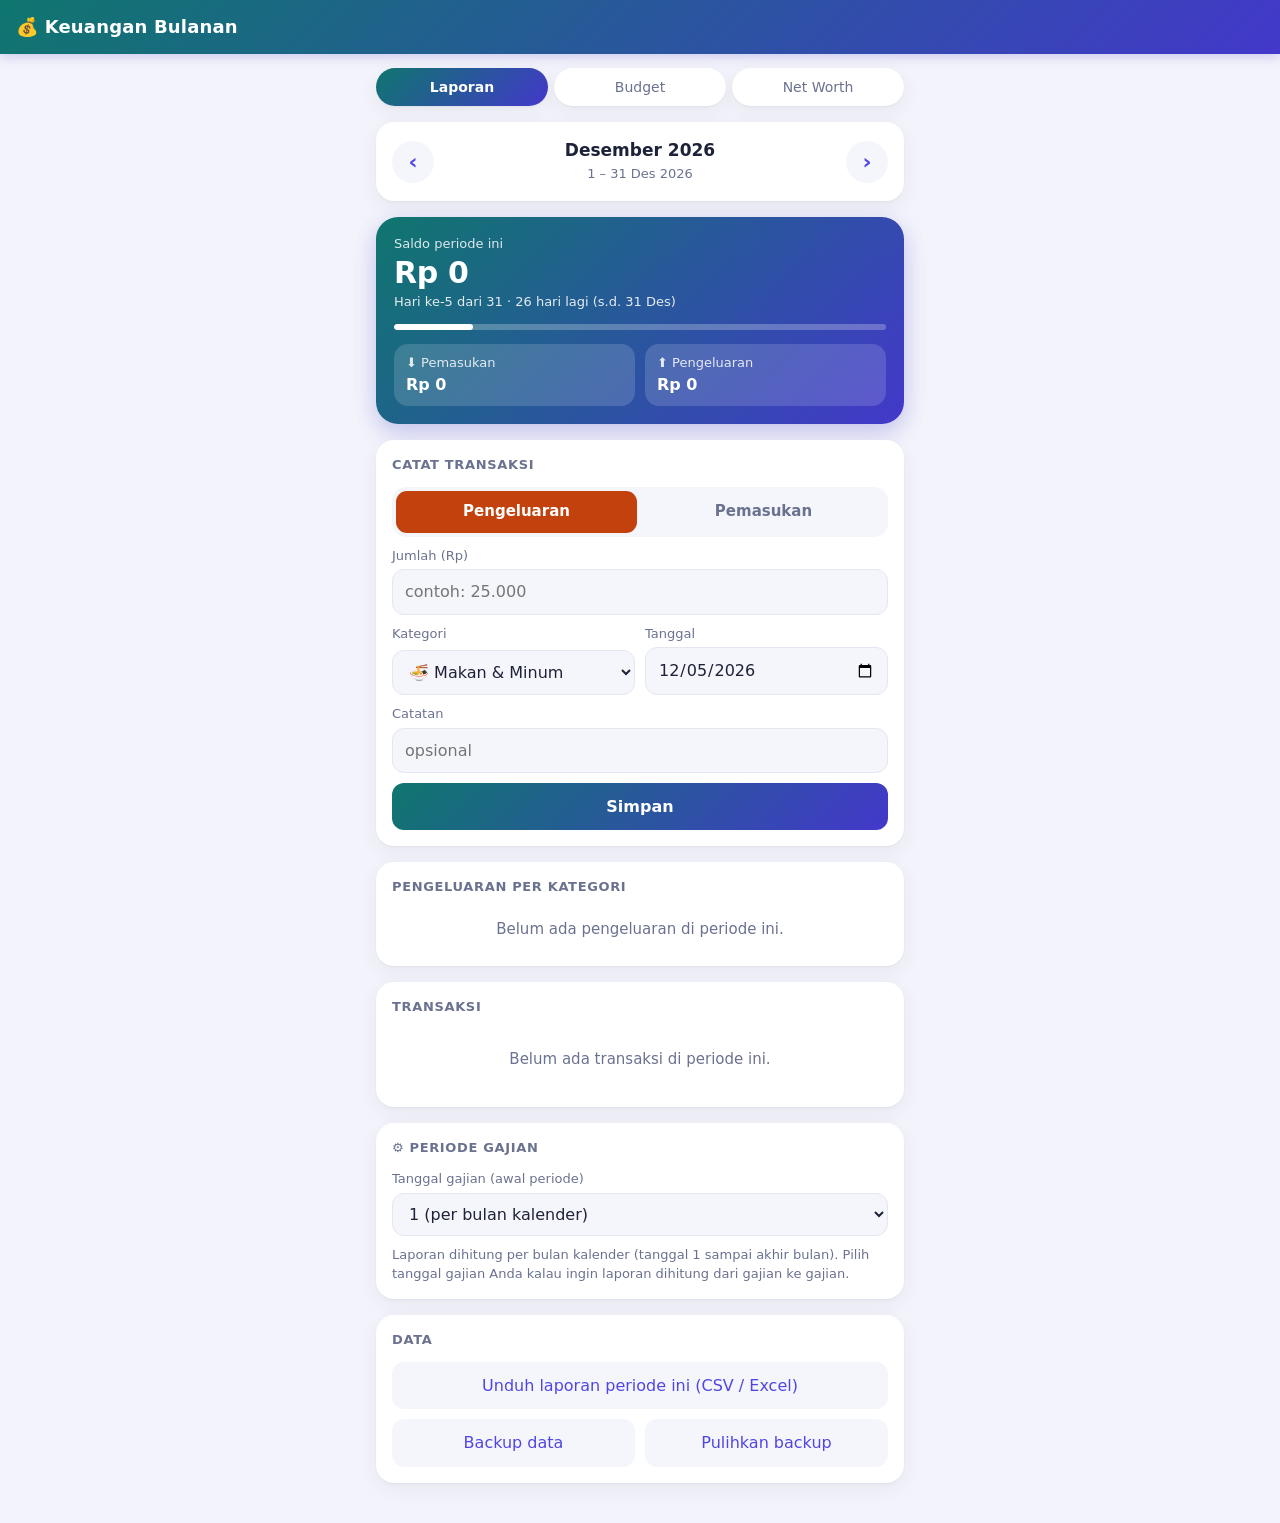
<file: index.html>
<!doctype html>
<html lang="id">
<head>
<meta charset="utf-8">
<meta name="viewport" content="width=device-width, initial-scale=1, viewport-fit=cover">
<title>Keuangan Bulanan</title>
<meta name="theme-color" content="#0f766e">
<meta name="apple-mobile-web-app-capable" content="yes">
<meta name="apple-mobile-web-app-title" content="Keuangan">
<link rel="manifest" href="manifest.webmanifest">
<link rel="icon" href="icon.svg" type="image/svg+xml">
<link rel="apple-touch-icon" href="icon-192.png">
<link rel="stylesheet" href="shared.css">
<style>
  form#form { display: grid; gap: 10px; }
  .row { display: grid; grid-template-columns: 1fr 1fr; gap: 10px; }
  form#form label { display: grid; gap: 4px; font-size: 13px; color: var(--muted); }
  .toggle { display: grid; grid-template-columns: 1fr 1fr; gap: 6px; background: var(--soft); padding: 4px; border-radius: 14px; }
  .toggle input { display: none; }
  form#form .toggle label { text-align: center; padding: 10px; font-size: 15px; font-weight: 600; color: var(--muted); cursor: pointer; border-radius: 11px; display: block; }
  form#form #t-out:checked + label { background: #c2410c; color: #fff; }
  form#form #t-in:checked + label { background: #15803d; color: #fff; }

  .bars { display: grid; gap: 12px; }
  .bar { display: flex; gap: 10px; align-items: center; }
  .bar .isi { flex: 1; min-width: 0; }
  .bar .atas { display: flex; justify-content: space-between; gap: 8px; font-size: 14px; }
  .bar .atas span:first-child { overflow: hidden; text-overflow: ellipsis; white-space: nowrap; }
  .bar .atas span:last-child { white-space: nowrap; font-variant-numeric: tabular-nums; color: var(--muted); }
  .bar .track { height: 8px; border-radius: 4px; background: var(--soft); overflow: hidden; margin-top: 5px; }
  .bar .track span { display: block; height: 100%; border-radius: 4px; }

  #list { list-style: none; margin: 0; padding: 0; }
  #list li { display: flex; align-items: center; gap: 12px; padding: 10px 0; border-top: 1px solid var(--line); }
  #list li:first-child { border-top: 0; }
  #list .info { flex: 1; min-width: 0; }
  #list .info b { display: block; white-space: nowrap; overflow: hidden; text-overflow: ellipsis; font-weight: 600; }
  #list .info small { color: var(--muted); }
  #list .amt { font-variant-numeric: tabular-nums; font-weight: 700; white-space: nowrap; }
  #list .del { background: none; color: var(--muted); padding: 4px 6px; font-size: 18px; font-weight: 400; }

  .tools { display: grid; grid-template-columns: 1fr 1fr; gap: 10px; }
  .tools .full { grid-column: 1 / -1; }
  #kembali { width: 100%; margin-top: 8px; padding: 6px; font-size: 13px; background: none; color: var(--brand); font-weight: 600; }
</style>
</head>
<body>
<header>
  <h1>💰 Keuangan Bulanan</h1>
</header>

<nav class="subnav" aria-label="Halaman keuangan">
  <a href="./" aria-current="page">Laporan</a>
  <a href="budget/">Budget</a>
  <a href="networth/">Net Worth</a>
</nav>

<main>
  <section class="card" aria-label="Pilih periode">
    <div class="periode">
      <button type="button" id="prev" aria-label="Periode sebelumnya">‹</button>
      <div class="label"><b id="p-nama">Oktober 2026</b><span id="p-rentang"></span></div>
      <button type="button" id="next" aria-label="Periode berikutnya">›</button>
    </div>
    <button type="button" id="kembali" hidden>Kembali ke periode sekarang</button>
  </section>

  <section class="hero" aria-label="Ringkasan periode">
    <small>Saldo periode ini</small>
    <div class="angka" id="s-saldo">Rp 0</div>
    <div class="sub" id="s-hari"></div>
    <div class="meter" id="s-meter" aria-hidden="true"><span style="width:0"></span></div>
    <div class="tiles">
      <div class="tile"><small>⬇️ Pemasukan</small><b id="s-in">Rp 0</b></div>
      <div class="tile"><small>⬆️ Pengeluaran</small><b id="s-out">Rp 0</b></div>
    </div>
  </section>

  <section class="card">
    <h2>Catat transaksi</h2>
    <form id="form">
      <div class="toggle">
        <input type="radio" name="jenis" id="t-out" value="keluar" checked><label for="t-out">Pengeluaran</label>
        <input type="radio" name="jenis" id="t-in" value="masuk"><label for="t-in">Pemasukan</label>
      </div>
      <label>Jumlah (Rp)
        <input id="jumlah" inputmode="numeric" placeholder="contoh: 25.000" required autocomplete="off">
      </label>
      <div class="row">
        <label>Kategori <select id="kategori"></select></label>
        <label>Tanggal <input type="date" id="tanggal" required></label>
      </div>
      <label>Catatan
        <input id="catatan" placeholder="opsional" autocomplete="off">
      </label>
      <button type="submit">Simpan</button>
    </form>
  </section>

  <section class="card">
    <h2>Pengeluaran per kategori</h2>
    <div class="bars" id="bars"></div>
  </section>

  <section class="card">
    <h2>Transaksi</h2>
    <ul id="list"></ul>
  </section>

  <section class="card">
    <h2>⚙️ Periode gajian</h2>
    <div class="form-grid">
      <label class="field">Tanggal gajian (awal periode)
        <select id="mulai"></select>
      </label>
      <p class="hint" id="mulai-hint"></p>
    </div>
  </section>

  <section class="card">
    <h2>Data</h2>
    <div class="tools">
      <button class="ghost full" id="csv">Unduh laporan periode ini (CSV / Excel)</button>
      <button class="ghost" id="backup">Backup data</button>
      <button class="ghost" id="restore">Pulihkan backup</button>
      <input type="file" id="file" accept="application/json" hidden>
    </div>
  </section>
</main>

<script src="shared.js"></script>
<script>
const KEY = 'keuangan-bulanan-v1';
const KATEGORI = Keu.KATEGORI;   // shared with the Budget page

const $ = (id) => document.getElementById(id);
const rupiah = Keu.rupiah;
const today = Keu.hariIni;

let data = load();
let periode = Keu.periodeIni();   // "YYYY-MM" = the month the shown pay period starts in

function load() {
  try { return JSON.parse(localStorage.getItem(KEY)) || []; } catch { return []; }
}
function save() {
  localStorage.setItem(KEY, JSON.stringify(data));
}

function jenis() {
  return document.querySelector('input[name=jenis]:checked').value;
}
function isiKategori() {
  $('kategori').innerHTML = KATEGORI[jenis()].map(k => `<option value="${k}">${Keu.metaKategori(k, jenis()).ikon} ${k}</option>`).join('');
}

const escapeHtml = Keu.escapeHtml;

function transaksiPeriode() {
  return data.filter(t => t && typeof t.tanggal === 'string' && Keu.periodeDari(t.tanggal) === periode)
             .sort((a, b) => b.tanggal.localeCompare(a.tanggal) || b.id - a.id);
}

function renderPeriode() {
  $('p-nama').textContent = Keu.namaBulan(periode);
  $('p-rentang').textContent = Keu.labelRentang(periode);
  $('kembali').hidden = periode === Keu.periodeIni();

  const pos = Keu.posisiHari(periode);
  const gajian = Keu.mulaiPeriode() > 1;
  const { akhir } = Keu.rentangPeriode(periode);
  $('s-hari').textContent =
    pos.status === 'belum' ? 'Periode ini belum dimulai'
    : pos.status === 'selesai' ? `Periode selesai · ${pos.total} hari`
    : `Hari ke-${pos.hariKe} dari ${pos.total} · ${pos.sisa ? `${pos.sisa} hari lagi` : 'hari terakhir'}`
      + (pos.sisa ? (gajian ? ' menuju gajian' : ` (s.d. ${Keu.tanggalPendek(akhir)})`) : '');
  $('s-meter').firstElementChild.style.width = `${pos.hariKe / pos.total * 100}%`;
}

function render() {
  renderPeriode();
  const list = transaksiPeriode();
  const masuk = list.filter(t => t.jenis === 'masuk').reduce((s, t) => s + t.jumlah, 0);
  const keluar = list.filter(t => t.jenis === 'keluar').reduce((s, t) => s + t.jumlah, 0);
  $('s-in').textContent = rupiah(masuk);
  $('s-out').textContent = rupiah(keluar);
  $('s-saldo').textContent = rupiah(masuk - keluar);

  const perKat = {};
  list.filter(t => t.jenis === 'keluar').forEach(t => perKat[t.kategori] = (perKat[t.kategori] || 0) + t.jumlah);
  const urut = Object.entries(perKat).sort((a, b) => b[1] - a[1]);
  $('bars').innerHTML = urut.length
    ? urut.map(([k, v]) => {
        const { ikon, warna } = Keu.metaKategori(k);
        return `<div class="bar"><span class="ikon" style="--warna:${warna}">${ikon}</span><div class="isi">
          <div class="atas"><span>${escapeHtml(k)}</span><span>${rupiah(v)} · ${Math.round(v / keluar * 100)}%</span></div>
          <div class="track"><span style="width:${v / urut[0][1] * 100}%;background:${warna}"></span></div></div></div>`;
      }).join('')
    : '<p class="empty">Belum ada pengeluaran di periode ini.</p>';

  $('list').innerHTML = list.length
    ? list.map(t => {
        const { ikon, warna } = Keu.metaKategori(t.kategori, t.jenis);
        return `<li>
        <span class="ikon" style="--warna:${warna}">${ikon}</span>
        <div class="info"><b>${escapeHtml(t.catatan || t.kategori)}</b>
          <small>${Keu.tanggalPendek(t.tanggal)} · ${escapeHtml(t.kategori)}</small></div>
        <span class="amt ${t.jenis === 'masuk' ? 'in' : 'out'}">${t.jenis === 'masuk' ? '+' : '−'}${rupiah(t.jumlah)}</span>
        <button class="del" data-id="${t.id}" aria-label="Hapus">×</button>
      </li>`;
      }).join('')
    : '<li><p class="empty" style="width:100%">Belum ada transaksi di periode ini.</p></li>';
}

// ---- Pay period setting ----
function renderPengaturan() {
  const mulai = Keu.mulaiPeriode();
  $('mulai').innerHTML = Array.from({ length: 31 }, (_, i) => i + 1)
    .map(d => `<option value="${d}"${d === mulai ? ' selected' : ''}>${d === 1 ? '1 (per bulan kalender)' : `Tanggal ${d}`}</option>`).join('');
  $('mulai-hint').textContent = mulai === 1
    ? 'Laporan dihitung per bulan kalender (tanggal 1 sampai akhir bulan). Pilih tanggal gajian Anda kalau ingin laporan dihitung dari gajian ke gajian.'
    : `Periode dihitung dari tanggal ${mulai} sampai sehari sebelum tanggal ${mulai} bulan berikutnya, `
      + `contoh: ${Keu.labelRentang(Keu.periodeIni())}.` + (mulai > 28 ? ' Di bulan yang lebih pendek, periode mulai di hari terakhir bulan itu.' : '');
}

$('mulai').addEventListener('change', () => {
  if (!Keu.savePengaturan({ mulai: Number($('mulai').value) })) return;
  periode = Keu.periodeIni();
  renderPengaturan();
  render();
});

$('prev').addEventListener('click', () => { periode = Keu.bulanSebelum(periode); render(); });
$('next').addEventListener('click', () => { periode = Keu.bulanBerikut(periode); render(); });
$('kembali').addEventListener('click', () => { periode = Keu.periodeIni(); render(); });

// ---- Transactions ----
// Format the amount field with thousand separators while typing.
$('jumlah').addEventListener('input', e => {
  const angka = e.target.value.replace(/\D/g, '');
  e.target.value = angka ? Number(angka).toLocaleString('id-ID') : '';
});

document.querySelectorAll('input[name=jenis]').forEach(r => r.addEventListener('change', isiKategori));

$('form').addEventListener('submit', e => {
  e.preventDefault();
  const jumlah = Number($('jumlah').value.replace(/\D/g, ''));
  if (!jumlah) return $('jumlah').focus();
  data.push({
    id: Date.now(),
    jenis: jenis(),
    jumlah,
    kategori: $('kategori').value,
    tanggal: $('tanggal').value,
    catatan: $('catatan').value.trim()
  });
  save();
  periode = Keu.periodeDari($('tanggal').value);
  $('jumlah').value = '';
  $('catatan').value = '';
  render();
});

$('list').addEventListener('click', e => {
  const id = e.target.dataset.id;
  if (!id || !confirm('Hapus transaksi ini?')) return;
  data = data.filter(t => t.id !== Number(id));
  save();
  render();
});

// ---- Export, backup, restore ----
function unduh(nama, isi, tipe) {
  const a = document.createElement('a');
  a.href = URL.createObjectURL(new Blob([isi], { type: tipe }));
  a.download = nama;
  a.click();
  setTimeout(() => URL.revokeObjectURL(a.href), 1000);
}

$('csv').addEventListener('click', () => {
  const list = transaksiPeriode().reverse();
  const sel = (s) => `"${String(s).replace(/"/g, '""')}"`;
  const baris = [['Tanggal', 'Jenis', 'Kategori', 'Catatan', 'Jumlah'].join(';')];
  list.forEach(t => baris.push([t.tanggal, t.jenis === 'masuk' ? 'Pemasukan' : 'Pengeluaran', sel(t.kategori), sel(t.catatan), t.jenis === 'masuk' ? t.jumlah : -t.jumlah].join(';')));
  const masuk = list.filter(t => t.jenis === 'masuk').reduce((s, t) => s + t.jumlah, 0);
  const keluar = list.filter(t => t.jenis === 'keluar').reduce((s, t) => s + t.jumlah, 0);
  baris.push('', `;;;Periode;${sel(Keu.labelRentang(periode))}`,
    `;;;Total pemasukan;${masuk}`, `;;;Total pengeluaran;${-keluar}`, `;;;Saldo;${masuk - keluar}`);
  // BOM so Excel reads the file as UTF-8; ';' is the list separator in Indonesian locale.
  unduh(`laporan-${periode}.csv`, '﻿' + baris.join('\r\n'), 'text/csv');
});

// Backup includes transactions, budget, net worth snapshots and the pay-period setting.
$('backup').addEventListener('click', () => {
  unduh(`backup-keuangan-${today()}.json`, JSON.stringify(Keu.buatBackup(data), null, 2), 'application/json');
});

$('restore').addEventListener('click', () => $('file').click());
$('file').addEventListener('change', async e => {
  const f = e.target.files[0];
  if (!f) return;
  try {
    const isi = Keu.bacaBackup(JSON.parse(await f.text()));
    const lama = isi.budget === null;
    const pesan = lama
      ? `Backup lama ini hanya berisi transaksi.\nGanti transaksi sekarang dengan ${isi.transaksi.length} transaksi dari backup?\n(Budget dan net worth tidak berubah.)`
      : `Ganti SEMUA data sekarang dengan isi backup?\n• ${isi.transaksi.length} transaksi\n• ${Object.keys(isi.budget).length} bulan budget\n• ${isi.networth.length} snapshot net worth`
        + (isi.pengaturan ? '\n• pengaturan periode gajian' : '');
    if (!confirm(pesan)) return;
    data = isi.transaksi;
    save();
    if (!lama) {
      Keu.saveBudget(isi.budget);
      Keu.saveNetworth(isi.networth);
    }
    if (isi.pengaturan) Keu.savePengaturan(isi.pengaturan);
    periode = Keu.periodeIni();
    renderPengaturan();
    render();
  } catch {
    alert('File backup tidak valid.');
  } finally {
    e.target.value = '';
  }
});

$('tanggal').value = today();
isiKategori();
renderPengaturan();
render();

if ('serviceWorker' in navigator) navigator.serviceWorker.register('sw.js');
</script>
</body>
</html>
</file>
<file: shared.css>
/* Shared styles for all finance pages (Laporan, Budget, Net Worth). */
:root {
  --bg: #f3f4fb; --card: #ffffff; --text: #1e2238; --muted: #6b7290;
  --line: #e4e6f2; --soft: #f5f6fc;
  --brand: #4f46e5;
  --grad: linear-gradient(135deg, #0f766e 0%, #4338ca 100%);
  --in: #15803d; --in-bg: #dcfce7; --out: #c2410c; --out-bg: #ffedd5;
  --ok: #15803d; --warn: #b45309; --bad: #dc2626;
  --shadow: 0 1px 2px rgba(30, 34, 56, .05), 0 6px 20px rgba(30, 34, 56, .06);
}
@media (prefers-color-scheme: dark) {
  :root {
    --bg: #0b1020; --card: #151b2e; --text: #e7e9f3; --muted: #9aa3bf;
    --line: #252d45; --soft: #1b2238;
    --brand: #a5b4fc;
    --grad: linear-gradient(135deg, #0f766e 0%, #3730a3 100%);
    --in: #4ade80; --in-bg: rgba(74, 222, 128, .13); --out: #fb923c; --out-bg: rgba(251, 146, 60, .13);
    --ok: #4ade80; --warn: #facc15; --bad: #f87171;
    --shadow: 0 1px 2px rgba(0, 0, 0, .3), 0 6px 20px rgba(0, 0, 0, .25);
  }
}
* { box-sizing: border-box; }
body {
  margin: 0; background: var(--bg); color: var(--text);
  font: 15px/1.45 system-ui, -apple-system, "Segoe UI", Roboto, sans-serif;
  padding: 0 0 calc(env(safe-area-inset-bottom) + 24px);
}
a { color: var(--brand); }

/* ---- Header & navigation ---- */
header {
  position: sticky; top: 0; z-index: 3; background: var(--grad); color: #fff;
  padding: calc(env(safe-area-inset-top) + 14px) 16px 14px; display: flex; align-items: center; gap: 10px;
  box-shadow: 0 2px 12px rgba(67, 56, 202, .25);
}
header h1 { font-size: 18px; margin: 0; flex: 1; letter-spacing: .01em; }
header select {
  font: inherit; font-size: 14px; border: 0; border-radius: 999px; padding: 7px 12px; width: auto;
  background: rgba(255,255,255,.95); color: #1e2238; max-width: 62%;
}
.subnav { max-width: 560px; margin: 14px auto 0; padding: 0 16px; display: flex; gap: 6px; }
.subnav a {
  flex: 1; text-align: center; padding: 9px 6px; border-radius: 999px; font-size: 14px; font-weight: 500;
  color: var(--muted); text-decoration: none; background: var(--card); box-shadow: var(--shadow);
}
.subnav a[aria-current=page] { background: var(--grad); color: #fff; font-weight: 600; }

main { max-width: 560px; margin: 0 auto; padding: 16px; display: grid; gap: 16px; }

/* ---- Cards ---- */
.card { background: var(--card); border-radius: 18px; padding: 16px; min-width: 0; box-shadow: var(--shadow); }
.card h2 {
  font-size: 13px; margin: 0 0 12px; color: var(--muted); font-weight: 700;
  text-transform: uppercase; letter-spacing: .05em;
}

/* Gradient summary card at the top of each page */
.hero { background: var(--grad); color: #fff; border-radius: 22px; padding: 18px; box-shadow: 0 8px 24px rgba(67, 56, 202, .28); min-width: 0; }
.hero small { display: block; color: rgba(255,255,255,.85); font-size: 13px; }
.hero .angka { font-size: 30px; font-weight: 800; letter-spacing: -.01em; font-variant-numeric: tabular-nums; line-height: 1.25; }
.hero .sub { font-size: 13px; color: rgba(255,255,255,.88); margin-top: 2px; }
.hero .tiles { display: grid; grid-template-columns: 1fr 1fr; gap: 10px; margin-top: 14px; }
.hero .tile { background: rgba(255,255,255,.15); border-radius: 14px; padding: 10px 12px; min-width: 0; }
.hero .tile b { display: block; font-size: 16px; font-variant-numeric: tabular-nums; white-space: nowrap; overflow: hidden; text-overflow: ellipsis; }
.hero .tile.wide { grid-column: 1 / -1; }
.hero .meter { height: 6px; border-radius: 3px; background: rgba(255,255,255,.25); margin-top: 12px; overflow: hidden; }
.hero .meter span { display: block; height: 100%; background: #fff; border-radius: 3px; }
.hero .chip {
  display: inline-block; margin-top: 8px; padding: 3px 10px; border-radius: 999px; font-size: 13px; font-weight: 600;
  background: rgba(255,255,255,.2);
}

/* Period switcher: ‹ Oktober 2026 › */
.periode { display: flex; align-items: center; gap: 8px; }
.periode .label { flex: 1; text-align: center; min-width: 0; }
.periode .label b { display: block; font-size: 17px; }
.periode .label span { font-size: 13px; color: var(--muted); }
.periode button {
  flex: none; width: 42px; height: 42px; padding: 0; border-radius: 50%; font-size: 22px; line-height: 1;
  background: var(--soft); color: var(--brand); font-weight: 600;
}
.periode button:disabled { opacity: .35; }

.summary { display: grid; grid-template-columns: 1fr 1fr; gap: 12px; }
.summary .wide { grid-column: 1 / -1; }
.stat small { display: block; color: var(--muted); font-size: 12px; }
.stat b { font-size: 18px; font-variant-numeric: tabular-nums; }
.in, .ok { color: var(--ok); } .out { color: var(--out); } .warn { color: var(--warn); } .bad { color: var(--bad); }
.muted { color: var(--muted); }

.notice { border-radius: 14px; padding: 11px 13px; font-size: 14px; background: var(--card); box-shadow: var(--shadow); border-left: 4px solid var(--brand); }
.notice.error { border-left-color: var(--bad); }
.empty { color: var(--muted); text-align: center; padding: 10px 0; margin: 0; }

/* Category icon bubble; set --warna inline to the category color */
.ikon {
  flex: none; width: 38px; height: 38px; border-radius: 12px; display: grid; place-items: center; font-size: 19px;
  background: color-mix(in srgb, var(--warna, #94a3b8) 20%, transparent);
}

.chart-box { position: relative; width: 100%; }

table { width: 100%; border-collapse: collapse; font-size: 14px; }
th, td { padding: 8px 0; border-top: 1px solid var(--line); text-align: left; vertical-align: top; }
th { color: var(--muted); font-weight: 600; font-size: 12px; text-transform: uppercase; letter-spacing: .04em; border-top: 0; }
td.num, th.num { text-align: right; font-variant-numeric: tabular-nums; white-space: nowrap; padding-left: 12px; }
tr.total td { font-weight: 700; }

/* ---- Forms ---- */
input, select {
  font: inherit; font-size: 16px; color: var(--text); background: var(--soft);
  border: 1px solid var(--line); border-radius: 12px; padding: 10px 12px; width: 100%; min-width: 0;
}
input:focus-visible, select:focus-visible, button:focus-visible { outline: 2px solid var(--brand); outline-offset: 2px; }
button {
  font: inherit; font-size: 16px; border: 0; border-radius: 12px; padding: 12px;
  background: var(--grad); color: #fff; font-weight: 600; cursor: pointer;
}
button.ghost { background: var(--soft); color: var(--brand); font-weight: 500; }
button.danger { background: transparent; color: var(--bad); border: 1px solid var(--line); font-weight: 500; }
button.link { background: none; color: var(--brand); padding: 6px 0; font-size: 14px; font-weight: 500; justify-self: start; }
button.icon { background: none; color: var(--muted); padding: 4px 8px; font-size: 20px; font-weight: 400; }
details.card > summary {
  cursor: pointer; list-style: none; display: flex; justify-content: space-between; align-items: center;
  font-weight: 700; color: var(--brand);
}
details.card > summary::-webkit-details-marker { display: none; }
details.card > summary::after { content: "▾"; transition: transform .15s; }
details.card[open] > summary { margin-bottom: 14px; }
details.card[open] > summary::after { transform: rotate(180deg); }
.form-grid { display: grid; gap: 10px; }
.form-grid h3 { font-size: 13px; margin: 8px 0 0; color: var(--muted); text-transform: uppercase; letter-spacing: .04em; }
.field { display: grid; gap: 4px; font-size: 13px; color: var(--muted); }
.actions { display: flex; gap: 10px; flex-wrap: wrap; }
.actions > * { flex: 1; }
.hint { font-size: 13px; color: var(--muted); margin: 0; }
.form-error { color: var(--bad); font-size: 14px; margin: 0; }
</file>
